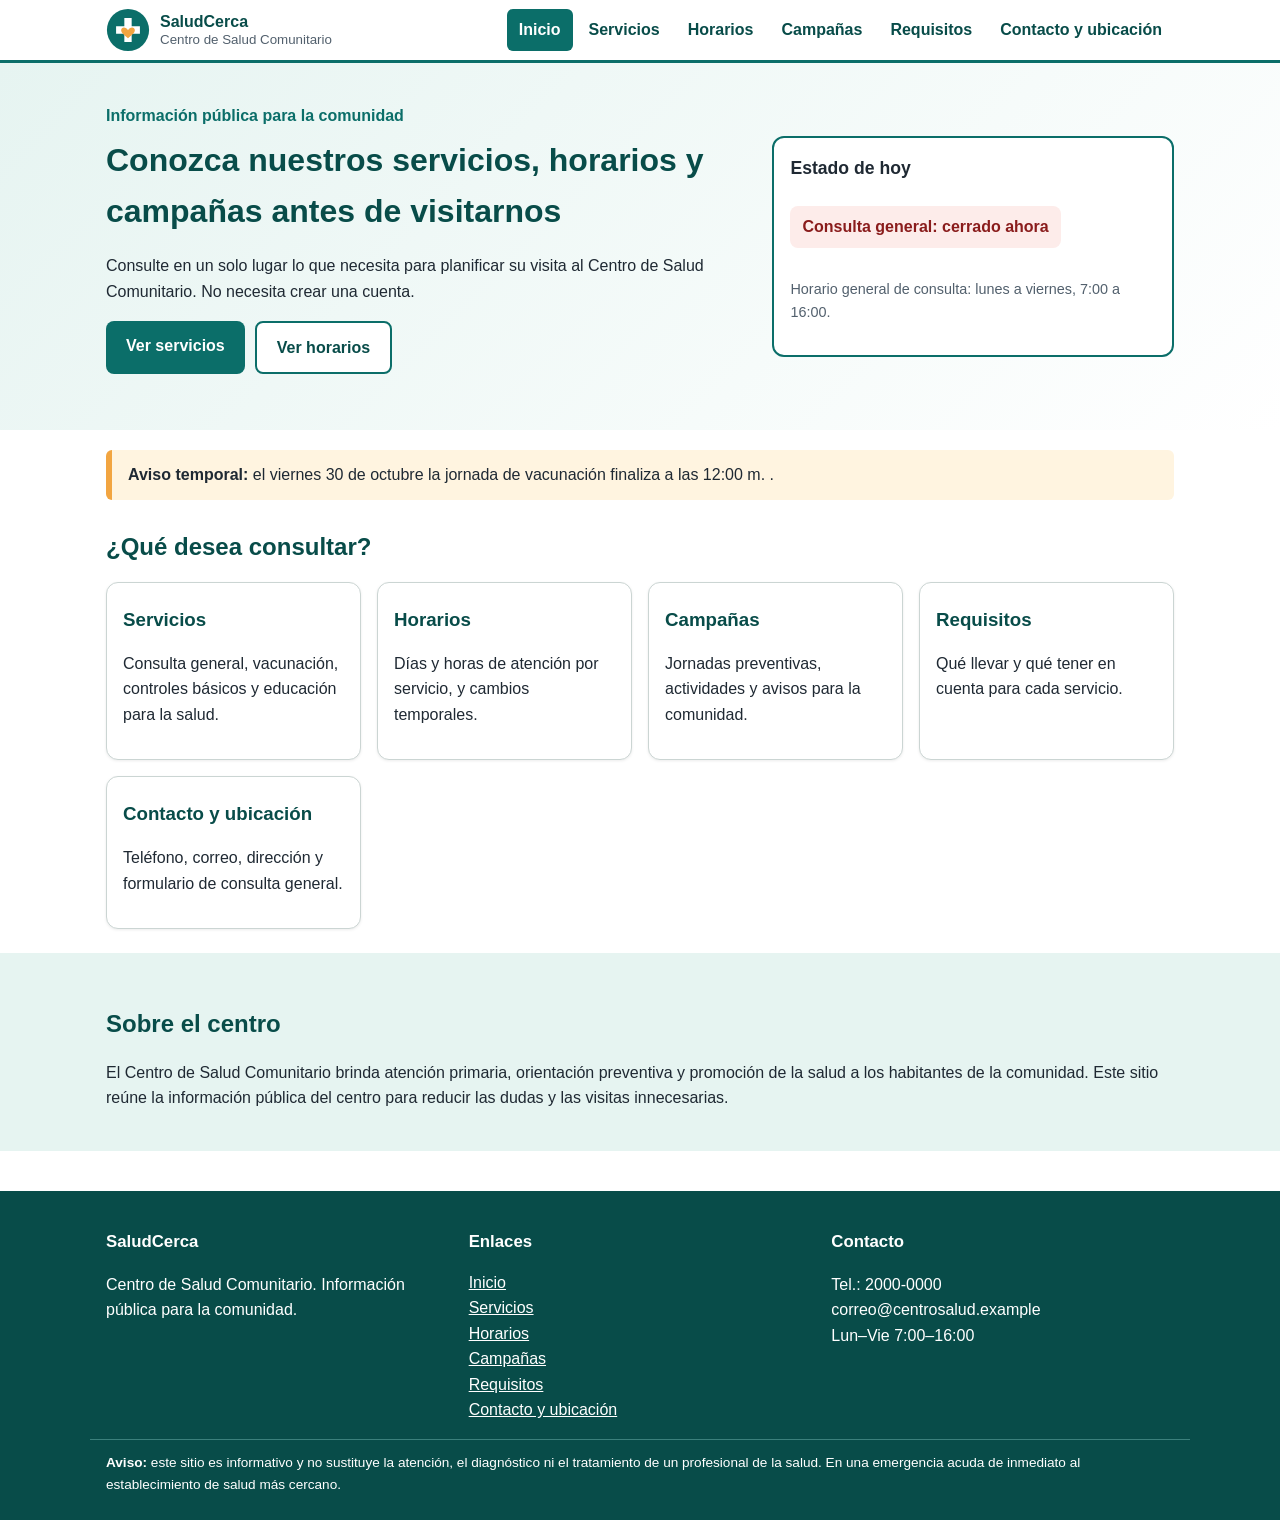
<file: index.html>
<!DOCTYPE html>
<html lang="es"><head><meta charset="utf-8"><meta name="viewport" content="width=device-width, initial-scale=1">
<title>Inicio | SaludCerca – Centro de Salud Comunitario</title>
<meta name="description" content="Información pública de servicios, horarios, campañas, requisitos y contacto del Centro de Salud Comunitario.">
<link rel="stylesheet" href="style.css"></head><body>
<a class="skip" href="#contenido">Saltar al contenido</a>
<header class="site-header"><div class="wrap head-in">
<a class="brand" href="index.html"><svg class="logo" viewBox="0 0 48 48" role="img" aria-label="Logotipo SaludCerca"><circle cx="24" cy="24" r="23" fill="#0B6E69"/><path d="M20 11h8v9h9v8h-9v9h-8v-9h-9v-8h9z" fill="#fff"/><path d="M24 33c-5-3.6-7.5-6-7.5-8.6 0-1.9 1.4-3.1 3-3.1 1.8 0 3.4 1.2 4.5 2.9 1.1-1.7 2.7-2.9 4.5-2.9 1.6 0 3 1.2 3 3.1 0 2.6-2.5 5-7.5 8.6z" fill="#F2A541"/></svg><span><strong>SaludCerca</strong><small>Centro de Salud Comunitario</small></span></a>
<button class="menu-btn" id="menuBtn" aria-expanded="false" aria-controls="menu">☰ Menú</button>
<nav aria-label="Menú principal"><ul id="menu"><li><a href="index.html" aria-current="page" class="active">Inicio</a></li><li><a href="servicios.html">Servicios</a></li><li><a href="horarios.html">Horarios</a></li><li><a href="campanas.html">Campañas</a></li><li><a href="requisitos.html">Requisitos</a></li><li><a href="contacto.html">Contacto y ubicación</a></li></ul></nav></div></header>
<main id="contenido">
<section class="hero"><div class="wrap hero-in"><div>
<p class="eyebrow">Información pública para la comunidad</p>
<h1>Conozca nuestros servicios, horarios y campañas antes de visitarnos</h1>
<p>Consulte en un solo lugar lo que necesita para planificar su visita al Centro de Salud Comunitario. No necesita crear una cuenta.</p>
<p class="btns"><a class="btn" href="servicios.html">Ver servicios</a><a class="btn btn-alt" href="horarios.html">Ver horarios</a></p></div>
<div class="hero-card" aria-live="polite"><h2>Estado de hoy</h2><p id="openNow" class="status">Calculando…</p><p class="small">Horario general de consulta: lunes a viernes, 7:00 a 16:00.</p></div></div></section>
<div class="wrap"><p class="alert" role="note"><strong>Aviso temporal:</strong> el viernes 30 de octubre la jornada de vacunación finaliza a las 12:00 m. .</p></div>
<section class="wrap"><h2 class="sec">¿Qué desea consultar?</h2><div class="grid">
<a class="card link" href="servicios.html"><span class="ico" aria-hidden="true"></span><h3>Servicios</h3><p>Consulta general, vacunación, controles básicos y educación para la salud.</p></a>
<a class="card link" href="horarios.html"><span class="ico" aria-hidden="true"></span><h3>Horarios</h3><p>Días y horas de atención por servicio, y cambios temporales.</p></a>
<a class="card link" href="campanas.html"><span class="ico" aria-hidden="true"></span><h3>Campañas</h3><p>Jornadas preventivas, actividades y avisos para la comunidad.</p></a>
<a class="card link" href="requisitos.html"><span class="ico" aria-hidden="true"></span><h3>Requisitos</h3><p>Qué llevar y qué tener en cuenta para cada servicio.</p></a>
<a class="card link" href="contacto.html"><span class="ico" aria-hidden="true"></span><h3>Contacto y ubicación</h3><p>Teléfono, correo, dirección y formulario de consulta general.</p></a></div></section>
<section class="band"><div class="wrap"><h2 class="sec">Sobre el centro</h2><p>El Centro de Salud Comunitario brinda atención primaria, orientación preventiva y promoción de la salud a los habitantes de la comunidad. Este sitio reúne la información pública del centro para reducir las dudas y las visitas innecesarias.</p></div></section></main>
<footer class="site-footer"><div class="wrap foot-grid">
<div><h2>SaludCerca</h2><p>Centro de Salud Comunitario. Información pública para la comunidad.</p></div>
<div><h2>Enlaces</h2><ul><li><a href="index.html">Inicio</a></li><li><a href="servicios.html">Servicios</a></li><li><a href="horarios.html">Horarios</a></li><li><a href="campanas.html">Campañas</a></li><li><a href="requisitos.html">Requisitos</a></li><li><a href="contacto.html">Contacto y ubicación</a></li></ul></div>
<div><h2>Contacto</h2><p>Tel.: 2000-0000<br>correo@centrosalud.example<br>Lun–Vie 7:00–16:00</p></div></div>
<p class="aviso wrap"><strong>Aviso:</strong> este sitio es informativo y no sustituye la atención, el diagnóstico ni el tratamiento de un profesional de la salud. En una emergencia acuda de inmediato al establecimiento de salud más cercano.</p></footer>
<script src="app.js"></script></body></html>
</file>
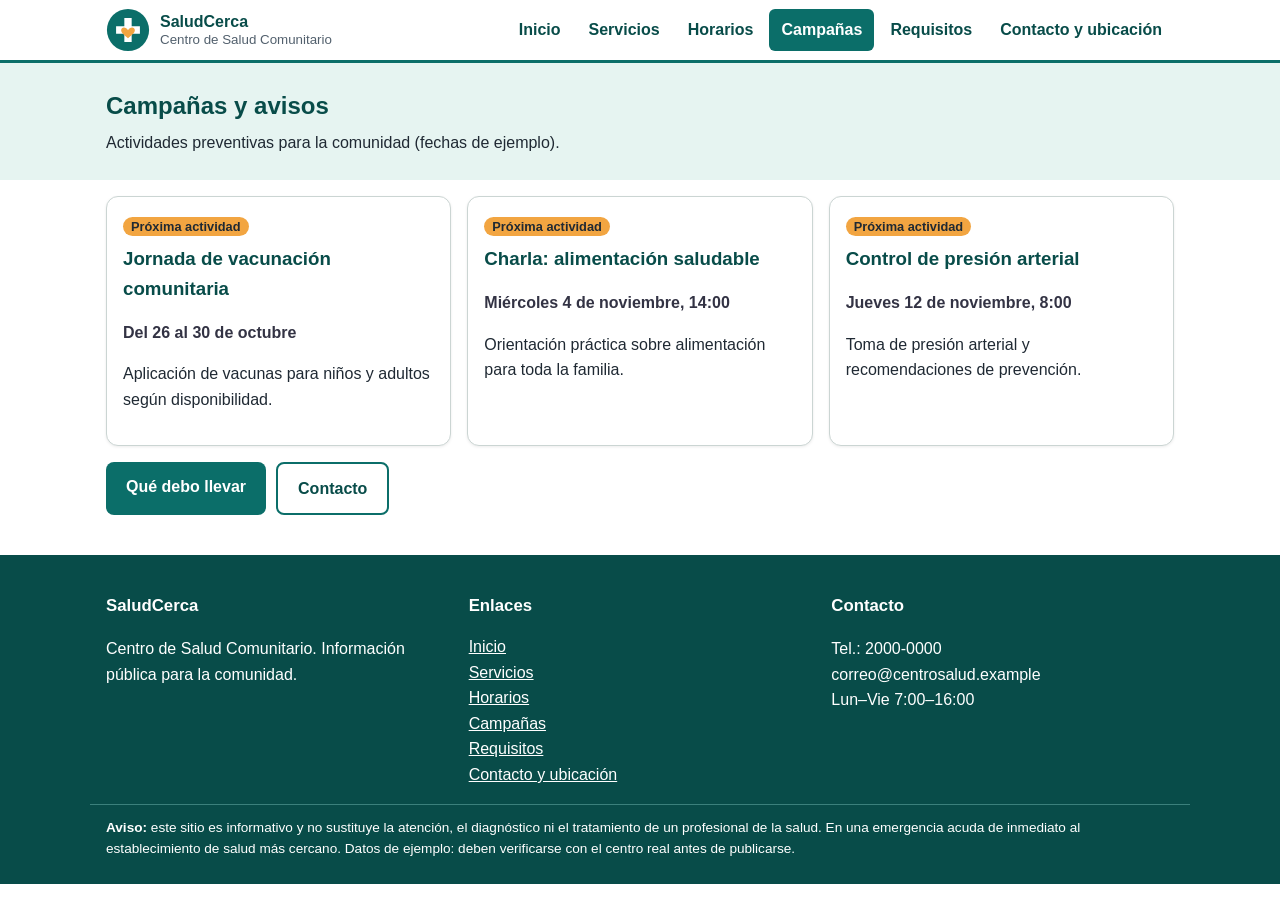
<file: campanas.html>
<!DOCTYPE html>
<html lang="es"><head><meta charset="utf-8"><meta name="viewport" content="width=device-width, initial-scale=1">
<title>Campañas | SaludCerca – Centro de Salud Comunitario</title>
<meta name="description" content="Información pública de servicios, horarios, campañas, requisitos y contacto del Centro de Salud Comunitario.">
<link rel="stylesheet" href="style.css"></head><body>
<a class="skip" href="#contenido">Saltar al contenido</a>
<header class="site-header"><div class="wrap head-in">
<a class="brand" href="index.html"><svg class="logo" viewBox="0 0 48 48" role="img" aria-label="Logotipo SaludCerca"><circle cx="24" cy="24" r="23" fill="#0B6E69"/><path d="M20 11h8v9h9v8h-9v9h-8v-9h-9v-8h9z" fill="#fff"/><path d="M24 33c-5-3.6-7.5-6-7.5-8.6 0-1.9 1.4-3.1 3-3.1 1.8 0 3.4 1.2 4.5 2.9 1.1-1.7 2.7-2.9 4.5-2.9 1.6 0 3 1.2 3 3.1 0 2.6-2.5 5-7.5 8.6z" fill="#F2A541"/></svg><span><strong>SaludCerca</strong><small>Centro de Salud Comunitario</small></span></a>
<button class="menu-btn" id="menuBtn" aria-expanded="false" aria-controls="menu">☰ Menú</button>
<nav aria-label="Menú principal"><ul id="menu"><li><a href="index.html">Inicio</a></li><li><a href="servicios.html">Servicios</a></li><li><a href="horarios.html">Horarios</a></li><li><a href="campanas.html" aria-current="page" class="active">Campañas</a></li><li><a href="requisitos.html">Requisitos</a></li><li><a href="contacto.html">Contacto y ubicación</a></li></ul></nav></div></header>
<main id="contenido">
<section class="page-title"><div class="wrap"><h1>Campañas y avisos</h1><p>Actividades preventivas para la comunidad (fechas de ejemplo).</p></div></section>
<section class="wrap"><div class="grid"><article class="card"><span class="tag">Próxima actividad</span><h3>Jornada de vacunación comunitaria</h3><p class="meta"><strong>Del 26 al 30 de octubre</strong></p><p>Aplicación de vacunas para niños y adultos según disponibilidad.</p></article><article class="card"><span class="tag">Próxima actividad</span><h3>Charla: alimentación saludable</h3><p class="meta"><strong>Miércoles 4 de noviembre, 14:00</strong></p><p>Orientación práctica sobre alimentación para toda la familia.</p></article><article class="card"><span class="tag">Próxima actividad</span><h3>Control de presión arterial</h3><p class="meta"><strong>Jueves 12 de noviembre, 8:00</strong></p><p>Toma de presión arterial y recomendaciones de prevención.</p></article></div>
<p class="btns"><a class="btn" href="requisitos.html">Qué debo llevar</a><a class="btn btn-alt" href="contacto.html">Contacto</a></p></section></main>
<footer class="site-footer"><div class="wrap foot-grid">
<div><h2>SaludCerca</h2><p>Centro de Salud Comunitario. Información pública para la comunidad.</p></div>
<div><h2>Enlaces</h2><ul><li><a href="index.html">Inicio</a></li><li><a href="servicios.html">Servicios</a></li><li><a href="horarios.html">Horarios</a></li><li><a href="campanas.html">Campañas</a></li><li><a href="requisitos.html">Requisitos</a></li><li><a href="contacto.html">Contacto y ubicación</a></li></ul></div>
<div><h2>Contacto</h2><p>Tel.: 2000-0000<br>correo@centrosalud.example<br>Lun–Vie 7:00–16:00</p></div></div>
<p class="aviso wrap"><strong>Aviso:</strong> este sitio es informativo y no sustituye la atención, el diagnóstico ni el tratamiento de un profesional de la salud. En una emergencia acuda de inmediato al establecimiento de salud más cercano. Datos de ejemplo: deben verificarse con el centro real antes de publicarse.</p></footer>
<script src="app.js"></script></body></html>
</file>
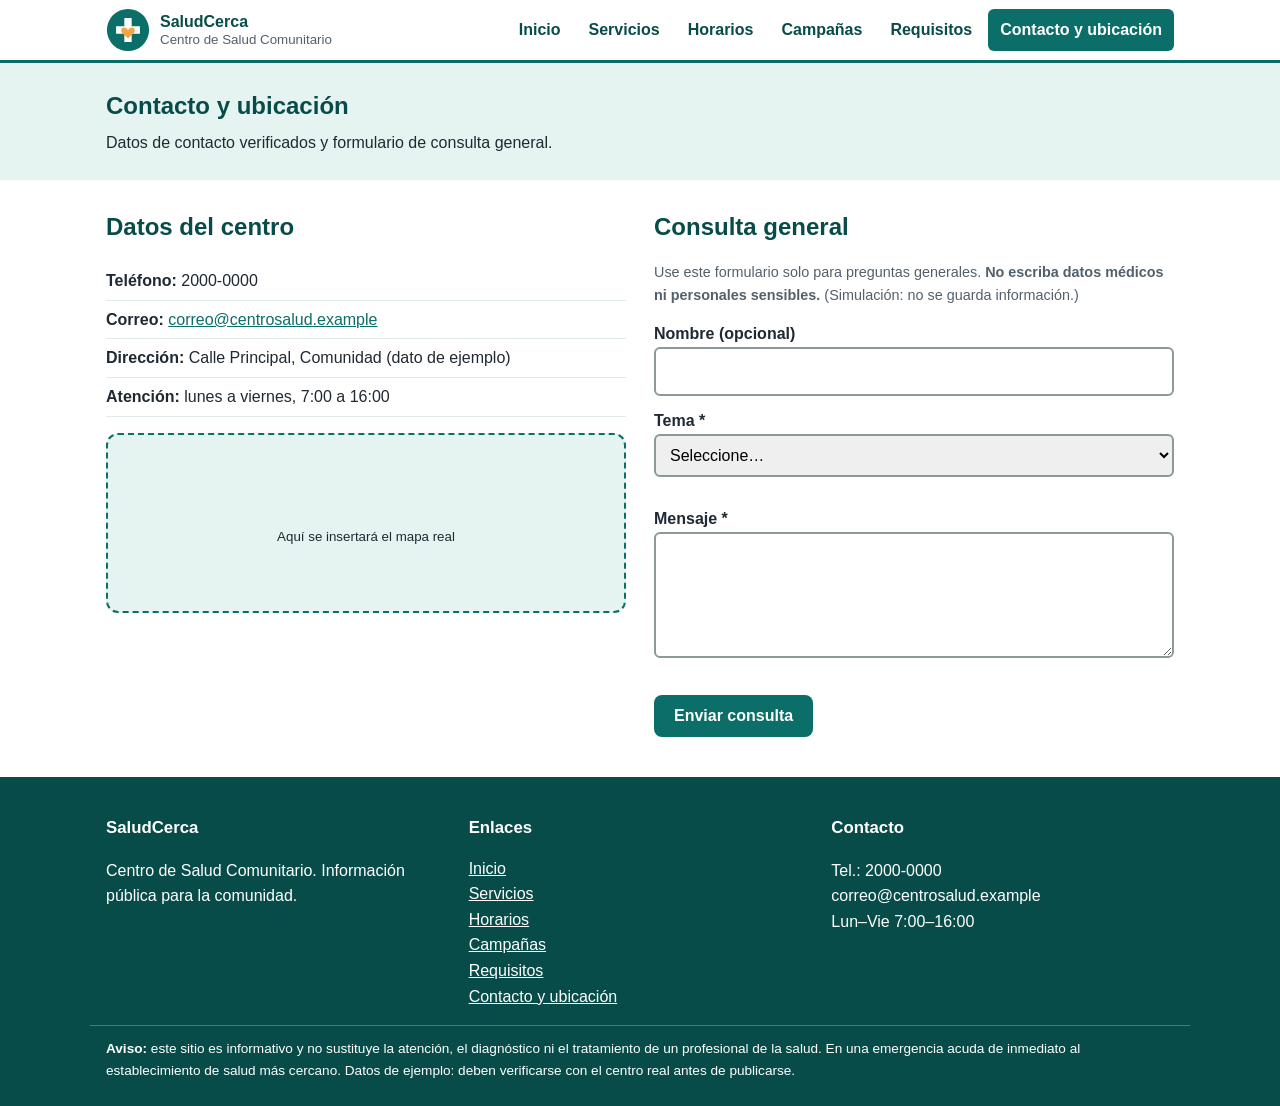
<file: contacto.html>
<!DOCTYPE html>
<html lang="es"><head><meta charset="utf-8"><meta name="viewport" content="width=device-width, initial-scale=1">
<title>Contacto y ubicación | SaludCerca – Centro de Salud Comunitario</title>
<meta name="description" content="Información pública de servicios, horarios, campañas, requisitos y contacto del Centro de Salud Comunitario.">
<link rel="stylesheet" href="style.css"></head><body>
<a class="skip" href="#contenido">Saltar al contenido</a>
<header class="site-header"><div class="wrap head-in">
<a class="brand" href="index.html"><svg class="logo" viewBox="0 0 48 48" role="img" aria-label="Logotipo SaludCerca"><circle cx="24" cy="24" r="23" fill="#0B6E69"/><path d="M20 11h8v9h9v8h-9v9h-8v-9h-9v-8h9z" fill="#fff"/><path d="M24 33c-5-3.6-7.5-6-7.5-8.6 0-1.9 1.4-3.1 3-3.1 1.8 0 3.4 1.2 4.5 2.9 1.1-1.7 2.7-2.9 4.5-2.9 1.6 0 3 1.2 3 3.1 0 2.6-2.5 5-7.5 8.6z" fill="#F2A541"/></svg><span><strong>SaludCerca</strong><small>Centro de Salud Comunitario</small></span></a>
<button class="menu-btn" id="menuBtn" aria-expanded="false" aria-controls="menu">☰ Menú</button>
<nav aria-label="Menú principal"><ul id="menu"><li><a href="index.html">Inicio</a></li><li><a href="servicios.html">Servicios</a></li><li><a href="horarios.html">Horarios</a></li><li><a href="campanas.html">Campañas</a></li><li><a href="requisitos.html">Requisitos</a></li><li><a href="contacto.html" aria-current="page" class="active">Contacto y ubicación</a></li></ul></nav></div></header>
<main id="contenido">
<section class="page-title"><div class="wrap"><h1>Contacto y ubicación</h1><p>Datos de contacto verificados y formulario de consulta general.</p></div></section>
<section class="wrap two"><div><h2 class="sec">Datos del centro</h2><ul class="info"><li><strong>Teléfono:</strong> 2000-0000</li><li><strong>Correo:</strong> <a href="mailto:correo@centrosalud.example">correo@centrosalud.example</a></li><li><strong>Dirección:</strong> Calle Principal, Comunidad (dato de ejemplo)</li><li><strong>Atención:</strong> lunes a viernes, 7:00 a 16:00</li></ul>
<div class="map" role="img" aria-label="Mapa de referencia de la ubicación del centro"><span><br><small>Aquí se insertará el mapa real</small></span></div></div>
<div><h2 class="sec">Consulta general</h2><form id="frm" novalidate><p class="small">Use este formulario solo para preguntas generales. <strong>No escriba datos médicos ni personales sensibles.</strong> (Simulación: no se guarda información.)</p>
<label for="nom">Nombre (opcional)</label><input id="nom" type="text" autocomplete="name">
<label for="tema">Tema *</label><select id="tema" required><option value="">Seleccione…</option><option>Servicios</option><option>Horarios</option><option>Campañas</option><option>Requisitos</option></select><span class="err" id="e-tema"></span>
<label for="msg">Mensaje *</label><textarea id="msg" rows="4" required minlength="10"></textarea><span class="err" id="e-msg"></span>
<button class="btn" type="submit">Enviar consulta</button><p id="ok" class="okmsg" role="status" hidden></p></form></div></section></main>
<footer class="site-footer"><div class="wrap foot-grid">
<div><h2>SaludCerca</h2><p>Centro de Salud Comunitario. Información pública para la comunidad.</p></div>
<div><h2>Enlaces</h2><ul><li><a href="index.html">Inicio</a></li><li><a href="servicios.html">Servicios</a></li><li><a href="horarios.html">Horarios</a></li><li><a href="campanas.html">Campañas</a></li><li><a href="requisitos.html">Requisitos</a></li><li><a href="contacto.html">Contacto y ubicación</a></li></ul></div>
<div><h2>Contacto</h2><p>Tel.: 2000-0000<br>correo@centrosalud.example<br>Lun–Vie 7:00–16:00</p></div></div>
<p class="aviso wrap"><strong>Aviso:</strong> este sitio es informativo y no sustituye la atención, el diagnóstico ni el tratamiento de un profesional de la salud. En una emergencia acuda de inmediato al establecimiento de salud más cercano. Datos de ejemplo: deben verificarse con el centro real antes de publicarse.</p></footer>
<script src="app.js"></script></body></html>
</file>
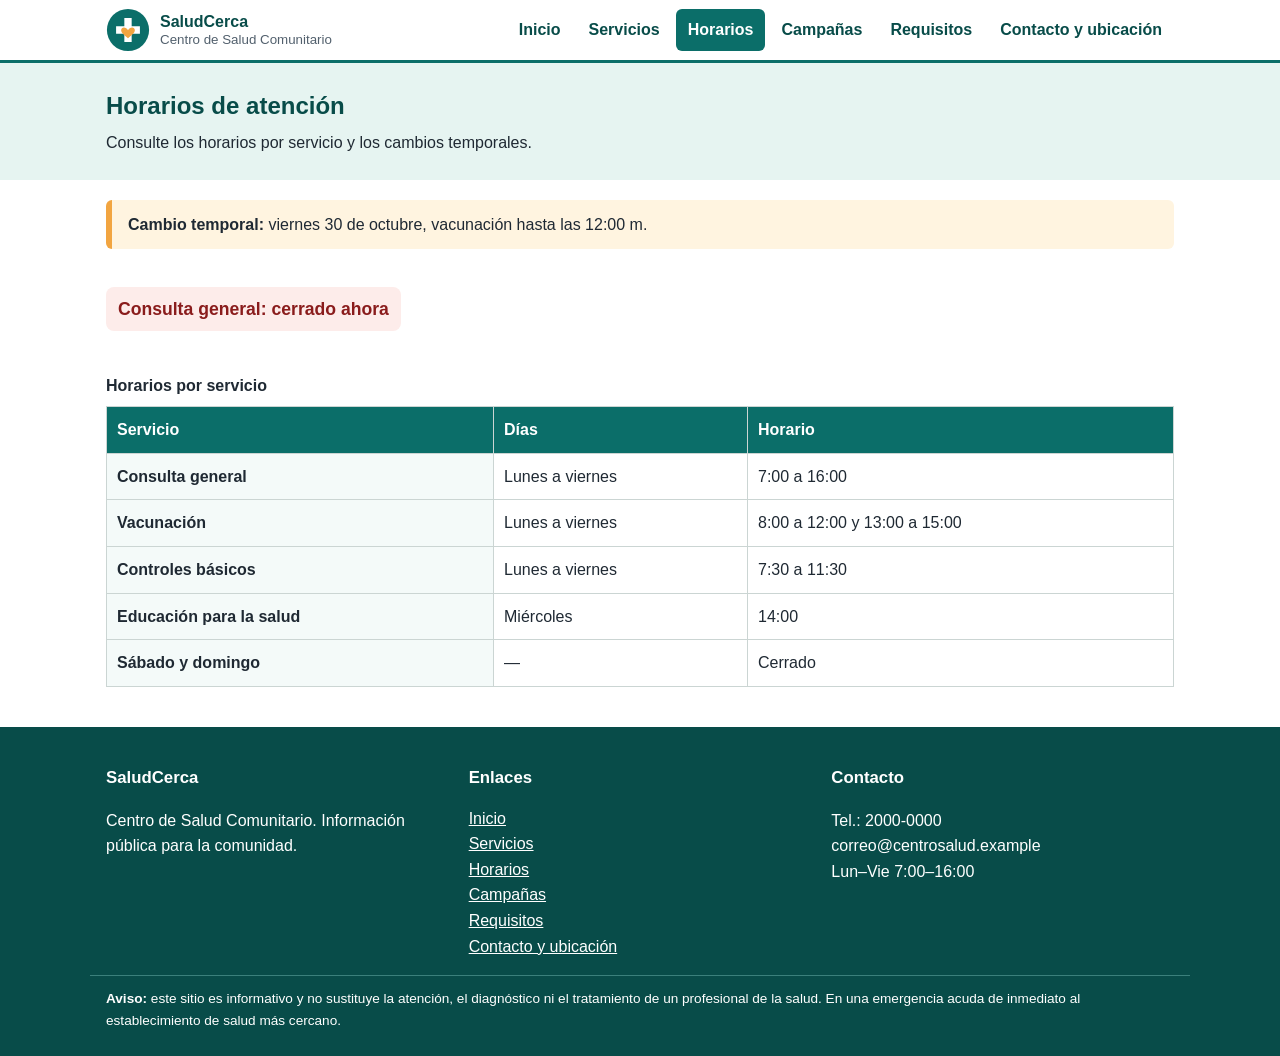
<file: horarios.html>
<!DOCTYPE html>
<html lang="es"><head><meta charset="utf-8"><meta name="viewport" content="width=device-width, initial-scale=1">
<title>Horarios | SaludCerca – Centro de Salud Comunitario</title>
<meta name="description" content="Información pública de servicios, horarios, campañas, requisitos y contacto del Centro de Salud Comunitario.">
<link rel="stylesheet" href="style.css"></head><body>
<a class="skip" href="#contenido">Saltar al contenido</a>
<header class="site-header"><div class="wrap head-in">
<a class="brand" href="index.html"><svg class="logo" viewBox="0 0 48 48" role="img" aria-label="Logotipo SaludCerca"><circle cx="24" cy="24" r="23" fill="#0B6E69"/><path d="M20 11h8v9h9v8h-9v9h-8v-9h-9v-8h9z" fill="#fff"/><path d="M24 33c-5-3.6-7.5-6-7.5-8.6 0-1.9 1.4-3.1 3-3.1 1.8 0 3.4 1.2 4.5 2.9 1.1-1.7 2.7-2.9 4.5-2.9 1.6 0 3 1.2 3 3.1 0 2.6-2.5 5-7.5 8.6z" fill="#F2A541"/></svg><span><strong>SaludCerca</strong><small>Centro de Salud Comunitario</small></span></a>
<button class="menu-btn" id="menuBtn" aria-expanded="false" aria-controls="menu">☰ Menú</button>
<nav aria-label="Menú principal"><ul id="menu"><li><a href="index.html">Inicio</a></li><li><a href="servicios.html">Servicios</a></li><li><a href="horarios.html" aria-current="page" class="active">Horarios</a></li><li><a href="campanas.html">Campañas</a></li><li><a href="requisitos.html">Requisitos</a></li><li><a href="contacto.html">Contacto y ubicación</a></li></ul></nav></div></header>
<main id="contenido">
<section class="page-title"><div class="wrap"><h1>Horarios de atención</h1><p>Consulte los horarios por servicio y los cambios temporales.</p></div></section>
<section class="wrap"><p class="alert" role="note"><strong>Cambio temporal:</strong> viernes 30 de octubre, vacunación hasta las 12:00 m. </p>
<p id="openNow" class="status big" aria-live="polite">Calculando…</p>
<div class="tablewrap"><table><caption>Horarios por servicio</caption><thead><tr><th scope="col">Servicio</th><th scope="col">Días</th><th scope="col">Horario</th></tr></thead><tbody>
<tr><th scope="row">Consulta general</th><td>Lunes a viernes</td><td>7:00 a 16:00</td></tr>
<tr><th scope="row">Vacunación</th><td>Lunes a viernes</td><td>8:00 a 12:00 y 13:00 a 15:00</td></tr>
<tr><th scope="row">Controles básicos</th><td>Lunes a viernes</td><td>7:30 a 11:30</td></tr>
<tr><th scope="row">Educación para la salud</th><td>Miércoles</td><td>14:00</td></tr>
<tr><th scope="row">Sábado y domingo</th><td>—</td><td>Cerrado</td></tr></tbody></table></div>
<p class="small"></p></section></main>
<footer class="site-footer"><div class="wrap foot-grid">
<div><h2>SaludCerca</h2><p>Centro de Salud Comunitario. Información pública para la comunidad.</p></div>
<div><h2>Enlaces</h2><ul><li><a href="index.html">Inicio</a></li><li><a href="servicios.html">Servicios</a></li><li><a href="horarios.html">Horarios</a></li><li><a href="campanas.html">Campañas</a></li><li><a href="requisitos.html">Requisitos</a></li><li><a href="contacto.html">Contacto y ubicación</a></li></ul></div>
<div><h2>Contacto</h2><p>Tel.: 2000-0000<br>correo@centrosalud.example<br>Lun–Vie 7:00–16:00</p></div></div>
<p class="aviso wrap"><strong>Aviso:</strong> este sitio es informativo y no sustituye la atención, el diagnóstico ni el tratamiento de un profesional de la salud. En una emergencia acuda de inmediato al establecimiento de salud más cercano. </p></footer>
<script src="app.js"></script></body></html>
</file>
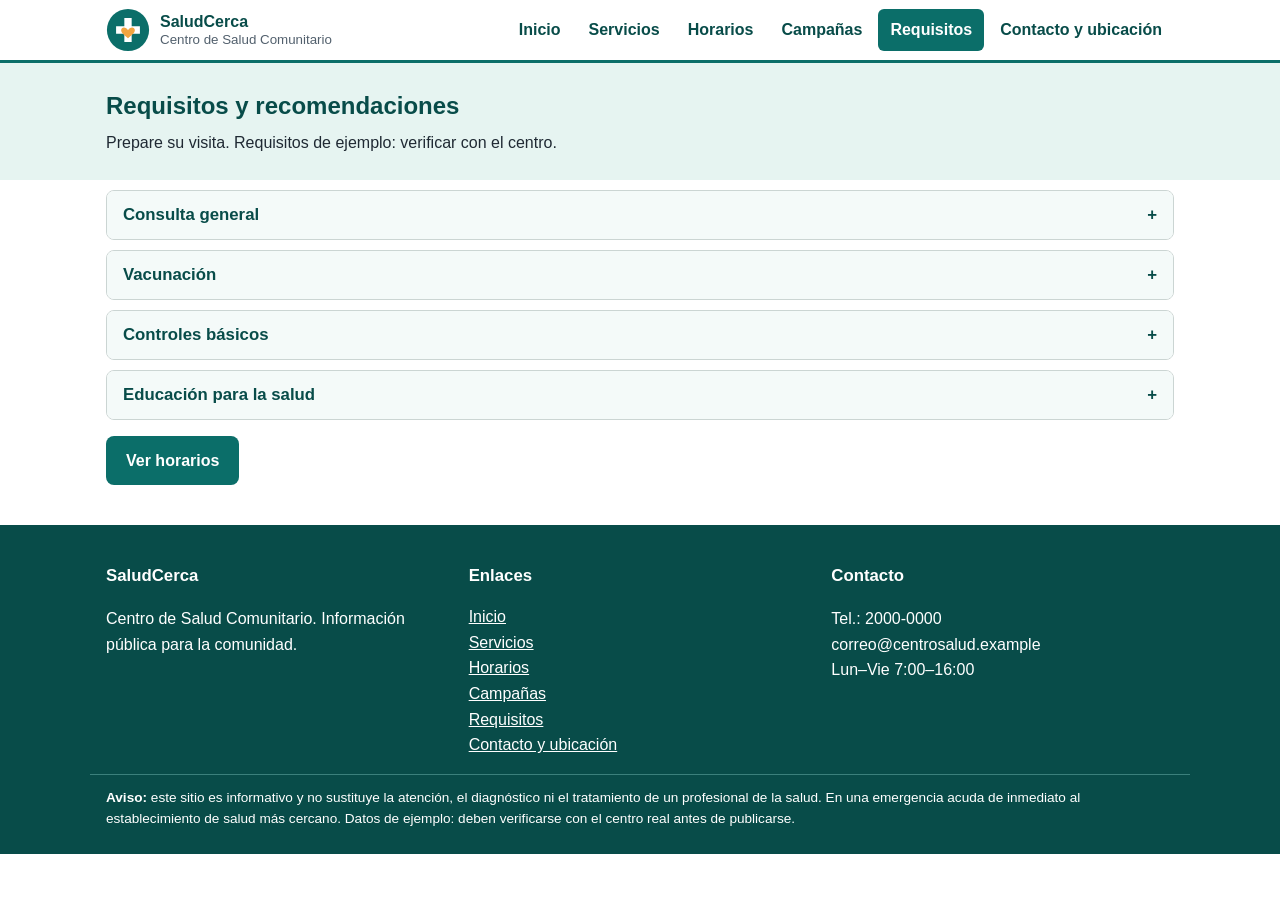
<file: requisitos.html>
<!DOCTYPE html>
<html lang="es"><head><meta charset="utf-8"><meta name="viewport" content="width=device-width, initial-scale=1">
<title>Requisitos | SaludCerca – Centro de Salud Comunitario</title>
<meta name="description" content="Información pública de servicios, horarios, campañas, requisitos y contacto del Centro de Salud Comunitario.">
<link rel="stylesheet" href="style.css"></head><body>
<a class="skip" href="#contenido">Saltar al contenido</a>
<header class="site-header"><div class="wrap head-in">
<a class="brand" href="index.html"><svg class="logo" viewBox="0 0 48 48" role="img" aria-label="Logotipo SaludCerca"><circle cx="24" cy="24" r="23" fill="#0B6E69"/><path d="M20 11h8v9h9v8h-9v9h-8v-9h-9v-8h9z" fill="#fff"/><path d="M24 33c-5-3.6-7.5-6-7.5-8.6 0-1.9 1.4-3.1 3-3.1 1.8 0 3.4 1.2 4.5 2.9 1.1-1.7 2.7-2.9 4.5-2.9 1.6 0 3 1.2 3 3.1 0 2.6-2.5 5-7.5 8.6z" fill="#F2A541"/></svg><span><strong>SaludCerca</strong><small>Centro de Salud Comunitario</small></span></a>
<button class="menu-btn" id="menuBtn" aria-expanded="false" aria-controls="menu">☰ Menú</button>
<nav aria-label="Menú principal"><ul id="menu"><li><a href="index.html">Inicio</a></li><li><a href="servicios.html">Servicios</a></li><li><a href="horarios.html">Horarios</a></li><li><a href="campanas.html">Campañas</a></li><li><a href="requisitos.html" aria-current="page" class="active">Requisitos</a></li><li><a href="contacto.html">Contacto y ubicación</a></li></ul></nav></div></header>
<main id="contenido">
<section class="page-title"><div class="wrap"><h1>Requisitos y recomendaciones</h1><p>Prepare su visita. Requisitos de ejemplo: verificar con el centro.</p></div></section>
<section class="wrap"><div class="acc"><div class="acc-item"><h3><button class="acc-btn" aria-expanded="false" aria-controls="p0">Consulta general</button></h3><div class="acc-panel" id="p0" hidden><p>Documento de identidad. Llevar carné de control o exámenes previos, si los tiene.</p></div></div><div class="acc-item"><h3><button class="acc-btn" aria-expanded="false" aria-controls="p1">Vacunación</button></h3><div class="acc-panel" id="p1" hidden><p>Documento de identidad y carné de vacunación. En el caso de niños, acudir acompañado de un adulto responsable.</p></div></div><div class="acc-item"><h3><button class="acc-btn" aria-expanded="false" aria-controls="p2">Controles básicos</button></h3><div class="acc-panel" id="p2" hidden><p>Documento de identidad. Use ropa cómoda para facilitar la toma de medidas.</p></div></div><div class="acc-item"><h3><button class="acc-btn" aria-expanded="false" aria-controls="p3">Educación para la salud</button></h3><div class="acc-panel" id="p3" hidden><p>No requiere inscripción previa. Se recomienda llegar unos minutos antes.</p></div></div></div>
<p class="btns"><a class="btn" href="horarios.html">Ver horarios</a></p></section></main>
<footer class="site-footer"><div class="wrap foot-grid">
<div><h2>SaludCerca</h2><p>Centro de Salud Comunitario. Información pública para la comunidad.</p></div>
<div><h2>Enlaces</h2><ul><li><a href="index.html">Inicio</a></li><li><a href="servicios.html">Servicios</a></li><li><a href="horarios.html">Horarios</a></li><li><a href="campanas.html">Campañas</a></li><li><a href="requisitos.html">Requisitos</a></li><li><a href="contacto.html">Contacto y ubicación</a></li></ul></div>
<div><h2>Contacto</h2><p>Tel.: 2000-0000<br>correo@centrosalud.example<br>Lun–Vie 7:00–16:00</p></div></div>
<p class="aviso wrap"><strong>Aviso:</strong> este sitio es informativo y no sustituye la atención, el diagnóstico ni el tratamiento de un profesional de la salud. En una emergencia acuda de inmediato al establecimiento de salud más cercano. Datos de ejemplo: deben verificarse con el centro real antes de publicarse.</p></footer>
<script src="app.js"></script></body></html>
</file>
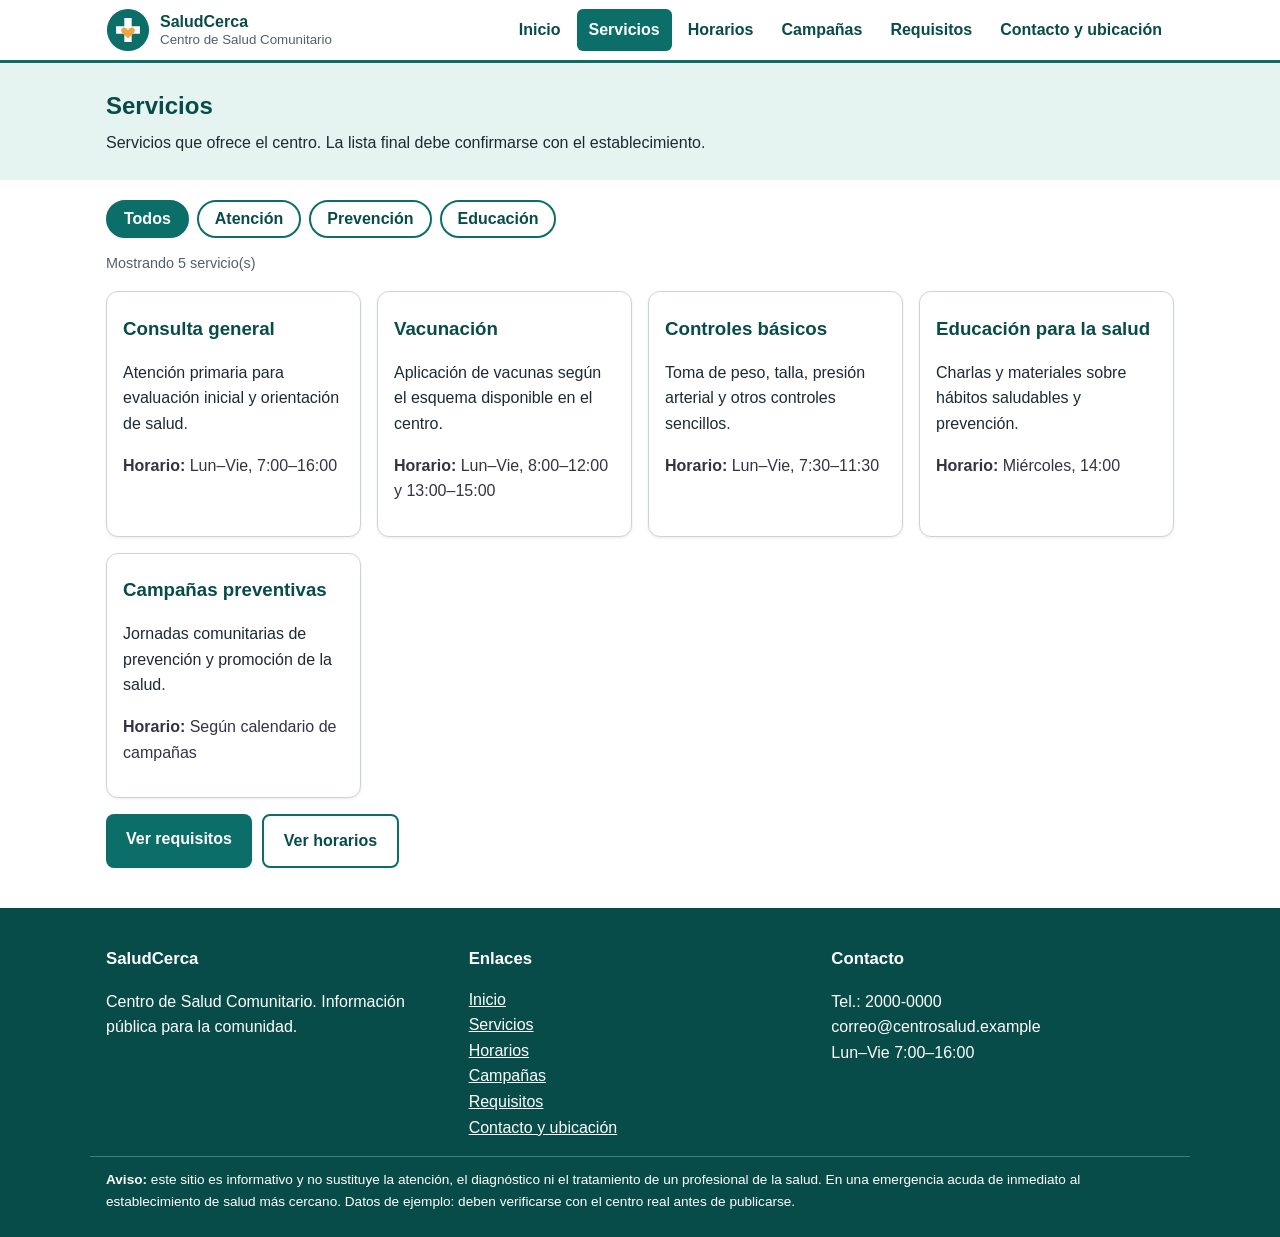
<file: servicios.html>
<!DOCTYPE html>
<html lang="es"><head><meta charset="utf-8"><meta name="viewport" content="width=device-width, initial-scale=1">
<title>Servicios | SaludCerca – Centro de Salud Comunitario</title>
<meta name="description" content="Información pública de servicios, horarios, campañas, requisitos y contacto del Centro de Salud Comunitario.">
<link rel="stylesheet" href="style.css"></head><body>
<a class="skip" href="#contenido">Saltar al contenido</a>
<header class="site-header"><div class="wrap head-in">
<a class="brand" href="index.html"><svg class="logo" viewBox="0 0 48 48" role="img" aria-label="Logotipo SaludCerca"><circle cx="24" cy="24" r="23" fill="#0B6E69"/><path d="M20 11h8v9h9v8h-9v9h-8v-9h-9v-8h9z" fill="#fff"/><path d="M24 33c-5-3.6-7.5-6-7.5-8.6 0-1.9 1.4-3.1 3-3.1 1.8 0 3.4 1.2 4.5 2.9 1.1-1.7 2.7-2.9 4.5-2.9 1.6 0 3 1.2 3 3.1 0 2.6-2.5 5-7.5 8.6z" fill="#F2A541"/></svg><span><strong>SaludCerca</strong><small>Centro de Salud Comunitario</small></span></a>
<button class="menu-btn" id="menuBtn" aria-expanded="false" aria-controls="menu">☰ Menú</button>
<nav aria-label="Menú principal"><ul id="menu"><li><a href="index.html">Inicio</a></li><li><a href="servicios.html" aria-current="page" class="active">Servicios</a></li><li><a href="horarios.html">Horarios</a></li><li><a href="campanas.html">Campañas</a></li><li><a href="requisitos.html">Requisitos</a></li><li><a href="contacto.html">Contacto y ubicación</a></li></ul></nav></div></header>
<main id="contenido">
<section class="page-title"><div class="wrap"><h1>Servicios</h1><p>Servicios que ofrece el centro. La lista final debe confirmarse con el establecimiento.</p></div></section>
<section class="wrap"><div class="filters" role="group" aria-label="Filtrar servicios">
<button class="chip on" data-f="todos">Todos</button><button class="chip" data-f="atencion">Atención</button><button class="chip" data-f="prevencion">Prevención</button><button class="chip" data-f="educacion">Educación</button></div>
<p id="count" class="small" aria-live="polite"></p><div class="grid" id="svcGrid"><article class="card svc" data-cat="atencion"><span class="ico" aria-hidden="true"></span><h3>Consulta general</h3><p>Atención primaria para evaluación inicial y orientación de salud.</p><p class="meta"><strong>Horario:</strong> Lun–Vie, 7:00–16:00</p></article><article class="card svc" data-cat="prevencion"><span class="ico" aria-hidden="true"></span><h3>Vacunación</h3><p>Aplicación de vacunas según el esquema disponible en el centro.</p><p class="meta"><strong>Horario:</strong> Lun–Vie, 8:00–12:00 y 13:00–15:00</p></article><article class="card svc" data-cat="atencion"><span class="ico" aria-hidden="true"></span><h3>Controles básicos</h3><p>Toma de peso, talla, presión arterial y otros controles sencillos.</p><p class="meta"><strong>Horario:</strong> Lun–Vie, 7:30–11:30</p></article><article class="card svc" data-cat="educacion"><span class="ico" aria-hidden="true"></span><h3>Educación para la salud</h3><p>Charlas y materiales sobre hábitos saludables y prevención.</p><p class="meta"><strong>Horario:</strong> Miércoles, 14:00</p></article><article class="card svc" data-cat="prevencion"><span class="ico" aria-hidden="true"></span><h3>Campañas preventivas</h3><p>Jornadas comunitarias de prevención y promoción de la salud.</p><p class="meta"><strong>Horario:</strong> Según calendario de campañas</p></article></div>
<p class="btns"><a class="btn" href="requisitos.html">Ver requisitos</a><a class="btn btn-alt" href="horarios.html">Ver horarios</a></p></section></main>
<footer class="site-footer"><div class="wrap foot-grid">
<div><h2>SaludCerca</h2><p>Centro de Salud Comunitario. Información pública para la comunidad.</p></div>
<div><h2>Enlaces</h2><ul><li><a href="index.html">Inicio</a></li><li><a href="servicios.html">Servicios</a></li><li><a href="horarios.html">Horarios</a></li><li><a href="campanas.html">Campañas</a></li><li><a href="requisitos.html">Requisitos</a></li><li><a href="contacto.html">Contacto y ubicación</a></li></ul></div>
<div><h2>Contacto</h2><p>Tel.: 2000-0000<br>correo@centrosalud.example<br>Lun–Vie 7:00–16:00</p></div></div>
<p class="aviso wrap"><strong>Aviso:</strong> este sitio es informativo y no sustituye la atención, el diagnóstico ni el tratamiento de un profesional de la salud. En una emergencia acuda de inmediato al establecimiento de salud más cercano. Datos de ejemplo: deben verificarse con el centro real antes de publicarse.</p></footer>
<script src="app.js"></script></body></html>
</file>
<file: style.css>
*{box-sizing:border-box}body{margin:0;font-family:Arial,Helvetica,sans-serif;color:#1F2933;background:#fff;line-height:1.6}
.wrap{max-width:1100px;margin:0 auto;padding:0 16px}a{color:#0B6E69}img,svg{max-width:100%}
.skip{position:absolute;left:-999px}.skip:focus{left:8px;top:8px;background:#fff;padding:8px;z-index:9}
.site-header{background:#fff;border-bottom:3px solid #0B6E69;position:sticky;top:0;z-index:5}.head-in{display:flex;align-items:center;justify-content:space-between;gap:12px;padding-top:8px;padding-bottom:8px;flex-wrap:wrap}
.brand{display:flex;align-items:center;gap:10px;text-decoration:none;color:#084C49}.brand span{display:flex;flex-direction:column;line-height:1.2}.brand small{color:#52606d}.logo{width:44px;height:44px}
nav ul{list-style:none;display:flex;gap:4px;margin:0;padding:0;flex-wrap:wrap}nav a{display:block;padding:8px 12px;border-radius:6px;text-decoration:none;color:#084C49;font-weight:bold}nav a:hover,nav a.active{background:#0B6E69;color:#fff}
.menu-btn{display:none;background:#0B6E69;color:#fff;border:0;border-radius:6px;padding:10px 14px;font-size:1rem}
.hero{background:linear-gradient(135deg,#E6F4F1,#fff)}.hero-in{display:grid;grid-template-columns:1.6fr 1fr;gap:24px;padding-top:40px;padding-bottom:40px;align-items:center}
.hero h1{font-size:2rem;color:#084C49;margin:.2em 0}.eyebrow{color:#0B6E69;font-weight:bold;margin:0}.hero-card{background:#fff;border:2px solid #0B6E69;border-radius:12px;padding:16px}.hero-card h2{margin:0 0 8px;font-size:1.1rem}
.status{font-weight:bold;padding:8px 12px;border-radius:8px;background:#E6F4F1;color:#084C49;display:inline-block}.status.closed{background:#FDECEA;color:#8A1C1C}.status.big{font-size:1.1rem}
.btns{display:flex;gap:10px;flex-wrap:wrap}.btn{display:inline-block;background:#0B6E69;color:#fff;border:0;padding:12px 20px;border-radius:8px;font-weight:bold;text-decoration:none;font-size:1rem;cursor:pointer}.btn:hover{background:#084C49}.btn-alt{background:#fff;color:#084C49;border:2px solid #0B6E69}.btn-alt:hover{background:#E6F4F1}
.alert{background:#FFF4E0;border-left:6px solid #F2A541;padding:12px 16px;border-radius:6px;margin:20px 0}
.sec{color:#084C49;margin:28px 0 12px}.grid{display:grid;grid-template-columns:repeat(auto-fit,minmax(240px,1fr));gap:16px;margin:16px 0}
.card{background:#fff;border:1px solid #cbd5d3;border-radius:12px;padding:16px;box-shadow:0 1px 3px rgba(0,0,0,.08)}.card h3{margin:.3em 0;color:#084C49}.card.link{text-decoration:none;color:inherit;transition:.15s}.card.link:hover{border-color:#0B6E69;transform:translateY(-2px)}
.ico{font-size:1.8rem}.meta{color:#334}.tag{background:#F2A541;color:#1F2933;font-size:.8rem;font-weight:bold;padding:2px 8px;border-radius:99px}
.band{background:#E6F4F1;padding:24px 0;margin-top:24px}.page-title{background:#E6F4F1;padding:24px 0}.page-title h1{margin:0;color:#084C49}.page-title p{margin:.3em 0 0}
.filters{display:flex;gap:8px;flex-wrap:wrap;margin-top:20px}.chip{border:2px solid #0B6E69;background:#fff;color:#084C49;border-radius:99px;padding:8px 16px;font-weight:bold;cursor:pointer;font-size:1rem}.chip.on{background:#0B6E69;color:#fff}
.small{font-size:.9rem;color:#52606d}.tablewrap{overflow-x:auto;margin:16px 0}table{border-collapse:collapse;width:100%;min-width:480px}caption{text-align:left;font-weight:bold;padding:8px 0}th,td{border:1px solid #cbd5d3;padding:10px;text-align:left}thead th{background:#0B6E69;color:#fff}tbody th{background:#F4FAF9}
.acc-item{border:1px solid #cbd5d3;border-radius:8px;margin:10px 0;overflow:hidden}.acc-item h3{margin:0}.acc-btn{width:100%;text-align:left;background:#F4FAF9;border:0;padding:14px 16px;font-size:1.05rem;font-weight:bold;color:#084C49;cursor:pointer}.acc-btn::after{content:"+";float:right}.acc-btn[aria-expanded=true]::after{content:"–"}.acc-panel{padding:0 16px}
.two{display:grid;grid-template-columns:1fr 1fr;gap:28px}.info{list-style:none;padding:0}.info li{padding:6px 0;border-bottom:1px solid #e3ebea}.map{height:180px;background:#E6F4F1;border:2px dashed #0B6E69;border-radius:12px;display:flex;align-items:center;justify-content:center;text-align:center;margin-top:16px}
form label{display:block;font-weight:bold;margin-top:12px}input,select,textarea{width:100%;padding:10px;border:2px solid #8a9a98;border-radius:6px;font:inherit}input:focus,select:focus,textarea:focus,button:focus,a:focus{outline:3px solid #F2A541;outline-offset:2px}
.err{color:#8A1C1C;font-size:.9rem;display:block;min-height:1.2em}.okmsg{background:#E6F4F1;border-left:6px solid #0B6E69;padding:10px;border-radius:6px}form .btn{margin-top:12px}
.site-footer{background:#084C49;color:#fff;margin-top:40px;padding:24px 0}.site-footer a{color:#fff}.site-footer h2{font-size:1.05rem}.site-footer ul{list-style:none;padding:0;margin:0}.foot-grid{display:grid;grid-template-columns:repeat(auto-fit,minmax(200px,1fr));gap:20px}.aviso{font-size:.85rem;border-top:1px solid #3b807c;padding-top:12px;margin-top:16px}
@media(max-width:760px){.menu-btn{display:block}nav{width:100%}nav ul{display:none;flex-direction:column}nav ul.open{display:flex}.hero-in,.two{grid-template-columns:1fr}.hero h1{font-size:1.5rem}}
</file>
